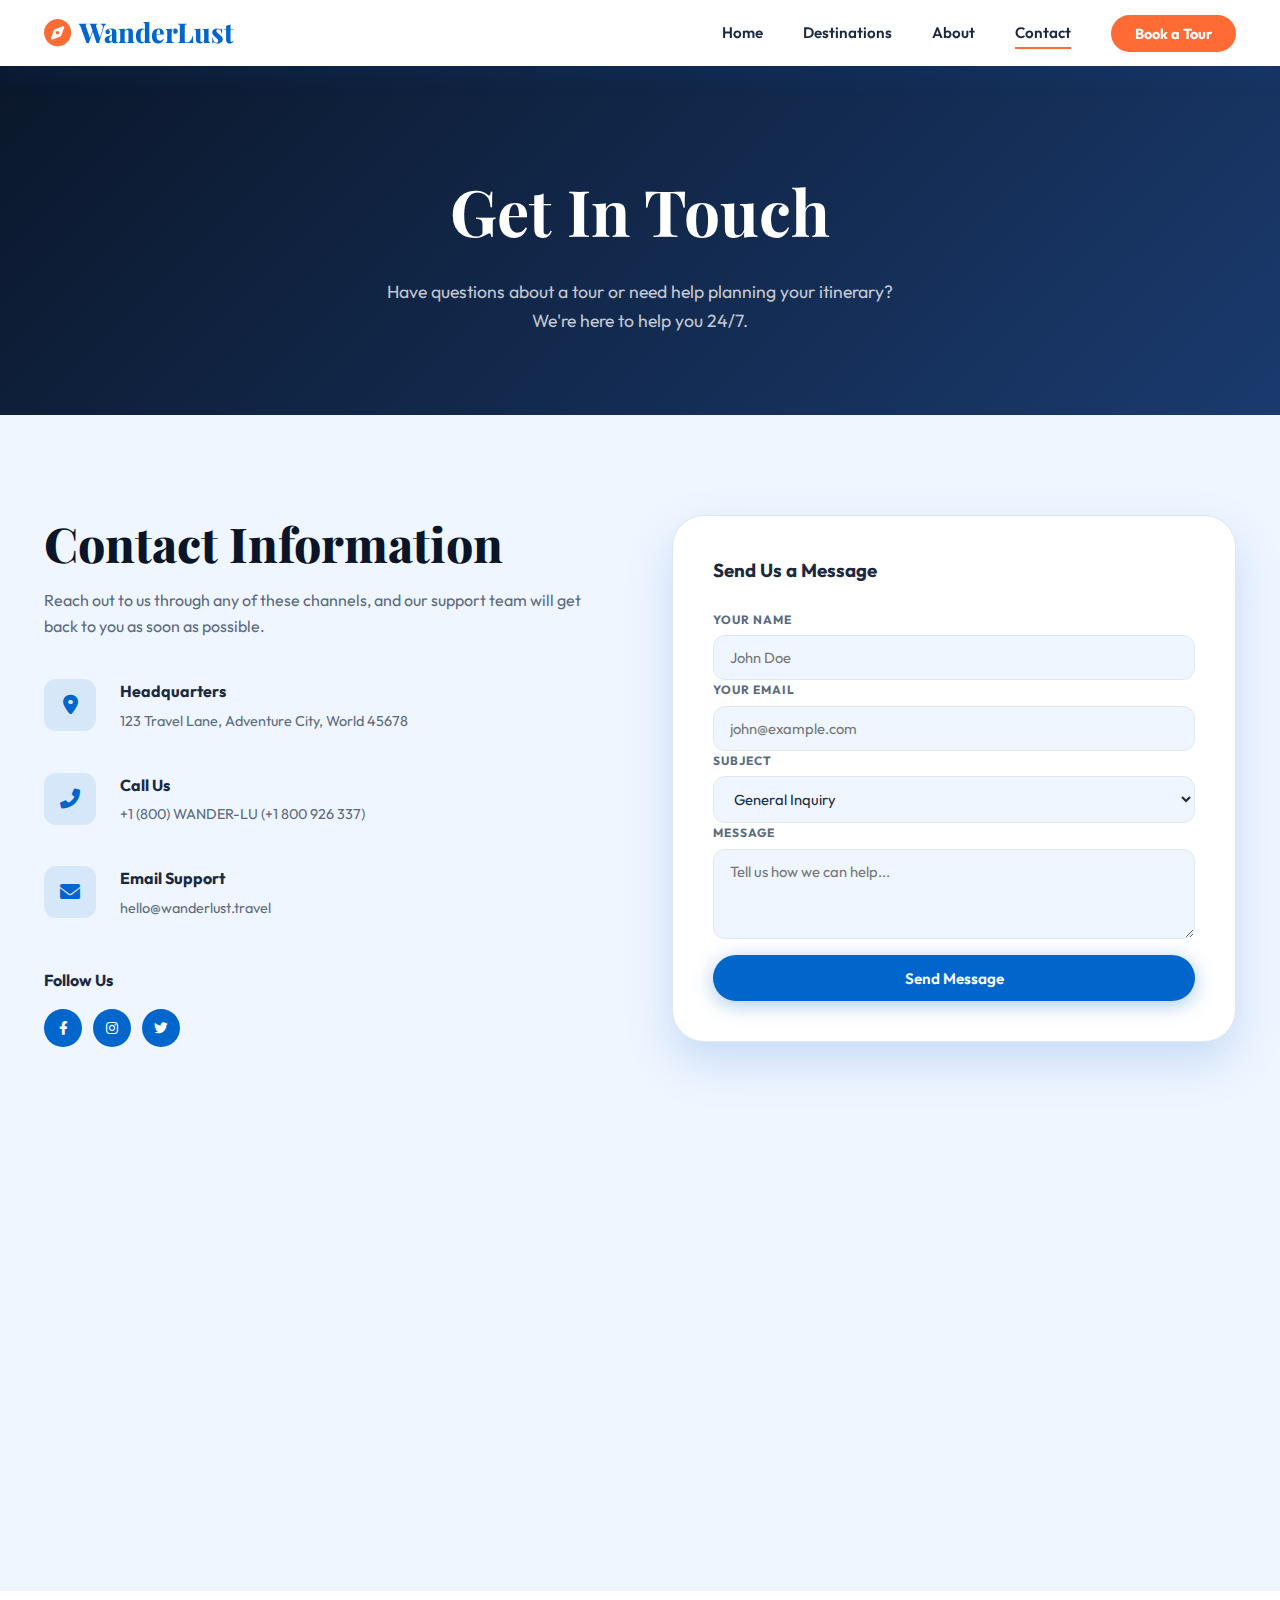
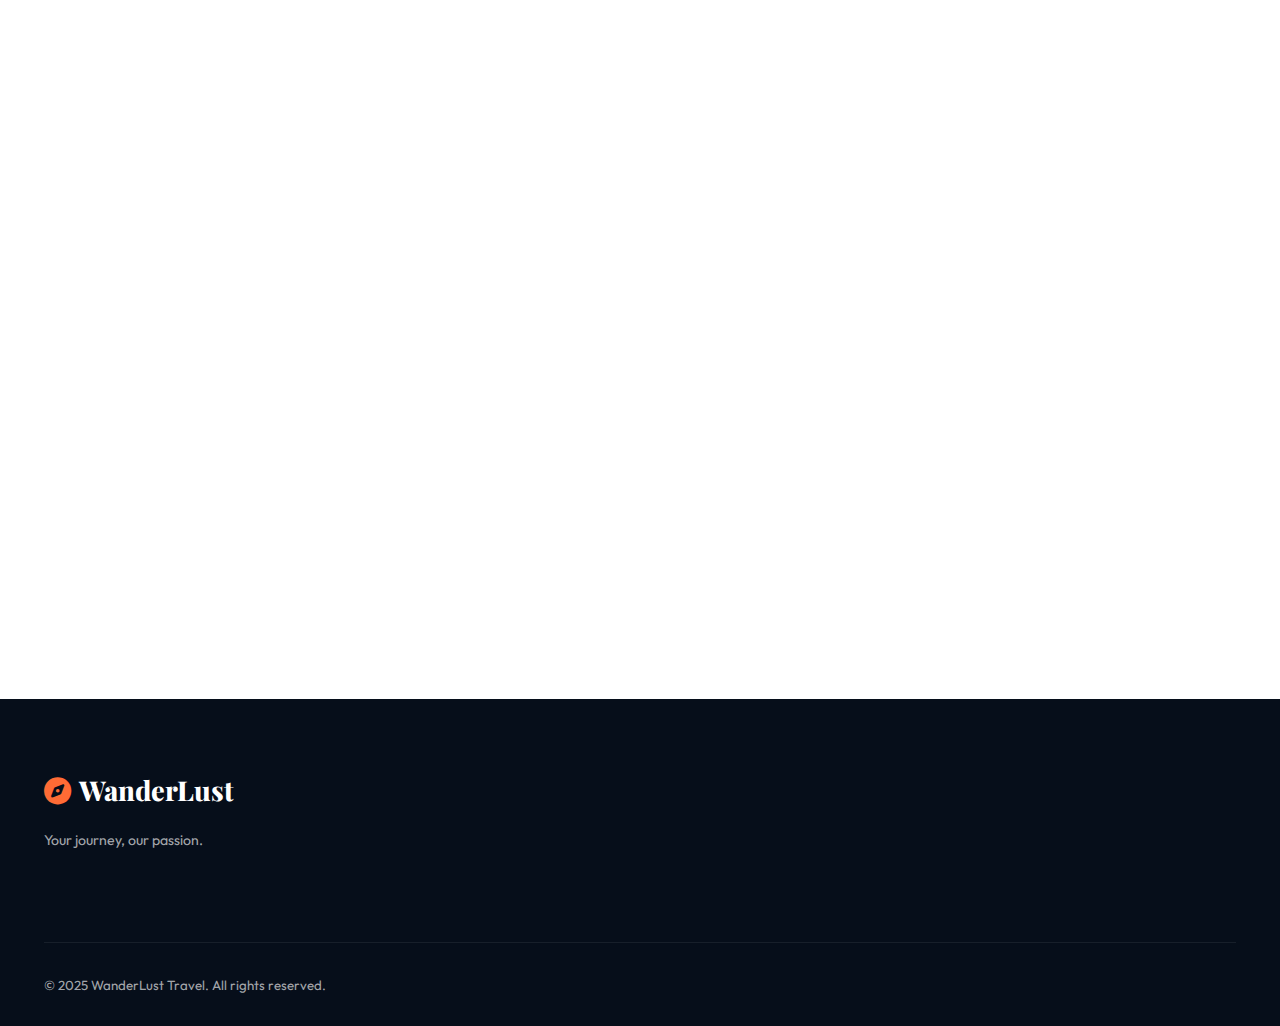
<file: WanderLust/contact.html>
<!DOCTYPE html>
<html lang="en">

<head>
    <meta charset="UTF-8">
    <meta name="viewport" content="width=device-width, initial-scale=1.0">
    <title>Contact Us | WanderLust Travel</title>
    <link rel="stylesheet" href="https://cdnjs.cloudflare.com/ajax/libs/font-awesome/6.0.0/css/all.min.css">
    <link rel="stylesheet" href="css/style.css">
</head>

<body>
    <header class="scrolled">
        <div class="container">
            <nav class="navbar">
                <a href="index.html" class="logo"><i class="fas fa-compass"></i> WanderLust</a>
                <ul class="nav-links">
                    <li><a href="index.html" class="nav-link">Home</a></li>
                    <li><a href="destinations.html" class="nav-link">Destinations</a></li>
                    <li><a href="about.html" class="nav-link">About</a></li>
                    <li><a href="contact.html" class="nav-link active">Contact</a></li>
                    <li><a href="destinations.html" class="btn-book">Book a Tour</a></li>
                </ul>
                <button class="menu-toggle"><i class="fas fa-bars"></i></button>
            </nav>
        </div>
    </header>

    <section class="page-hero">
        <div class="page-hero-content">
            <h1>Get In Touch</h1>
            <p>Have questions about a tour or need help planning your itinerary? We're here to help you 24/7.</p>
        </div>
    </section>

    <section class="section">
        <div class="container">
            <div class="contact-grid">
                <div class="reveal">
                    <h2 class="section-title" style="text-align: left;">Contact Information</h2>
                    <p style="margin-bottom: 2.5rem; color: var(--muted);">Reach out to us through any of these
                        channels, and our support team will get back to you as soon as possible.</p>

                    <div class="contact-info-item">
                        <div class="contact-icon"><i class="fas fa-map-marker-alt"></i></div>
                        <div class="contact-text">
                            <h4>Headquarters</h4>
                            <p>123 Travel Lane, Adventure City, World 45678</p>
                        </div>
                    </div>

                    <div class="contact-info-item">
                        <div class="contact-icon"><i class="fas fa-phone-alt"></i></div>
                        <div class="contact-text">
                            <h4>Call Us</h4>
                            <p>+1 (800) WANDER-LU (+1 800 926 337)</p>
                        </div>
                    </div>

                    <div class="contact-info-item">
                        <div class="contact-icon"><i class="fas fa-envelope"></i></div>
                        <div class="contact-text">
                            <h4>Email Support</h4>
                            <p>hello@wanderlust.travel</p>
                        </div>
                    </div>

                    <div style="margin-top: 3rem;">
                        <h4 style="margin-bottom: 1rem;">Follow Us</h4>
                        <div class="footer-socials">
                            <a href="#" style="background: var(--primary); color: white;"><i
                                    class="fab fa-facebook-f"></i></a>
                            <a href="#" style="background: var(--primary); color: white;"><i
                                    class="fab fa-instagram"></i></a>
                            <a href="#" style="background: var(--primary); color: white;"><i
                                    class="fab fa-twitter"></i></a>
                        </div>
                    </div>
                </div>

                <div class="contact-form-card reveal">
                    <h3 style="margin-bottom: 1.5rem;">Send Us a Message</h3>
                    <form id="contact-form">
                        <div class="form-group">
                            <label>Your Name</label>
                            <input type="text" placeholder="John Doe" required>
                        </div>
                        <div class="form-group">
                            <label>Your Email</label>
                            <input type="email" placeholder="john@example.com" required>
                        </div>
                        <div class="form-group">
                            <label>Subject</label>
                            <select>
                                <option>General Inquiry</option>
                                <option>Booking Support</option>
                                <option>Cancellation</option>
                                <option>Partnership</option>
                            </select>
                        </div>
                        <div class="form-group">
                            <label>Message</label>
                            <textarea placeholder="Tell us how we can help..." required></textarea>
                        </div>
                        <button type="submit" class="btn btn-primary" style="width: 100%; margin-top: 1rem;">Send
                            Message</button>
                    </form>
                </div>
            </div>

            <div class="map-embed reveal">
                <iframe
                    src="https://www.google.com/maps/embed?pb=!1m18!1m12!1m3!1d158857.7281066703!2d-0.24168144921176335!3d51.5287718408761!2m3!1f0!2f0!3f0!3m2!1i1024!2i768!4f13.1!3m3!1m2!1s0x47d8a00baf21de75%3A0x52963a5addd52a99!2sLondon!5e0!3m2!1sen!2suk!4v1645532520000!5m2!1sen!2suk"
                    allowfullscreen="" loading="lazy"></iframe>
            </div>
        </div>
    </section>

    <section class="section" id="faq" style="background: var(--white);">
        <div class="container">
            <div class="text-center reveal">
                <span class="section-tag">Common Questions</span>
                <h2 class="section-title">Frequently Asked Questions</h2>
                <p class="section-sub">Quick answers to common questions about our tours and booking process.</p>
            </div>
            <div class="faq-list reveal" style="max-width: 800px; margin: 0 auto;">
                <div class="faq-item">
                    <div class="faq-question">
                        <span>How do I book a tour?</span>
                        <i class="fas fa-chevron-down"></i>
                    </div>
                    <div class="faq-answer">
                        <p>Simply choose your destination, select a date on the tour page, and fill out the booking
                            form. We'll contact you to finalize the payment and details.</p>
                    </div>
                </div>
                <div class="faq-item">
                    <div class="faq-question">
                        <span>Are flights included in the price?</span>
                        <i class="fas fa-chevron-down"></i>
                    </div>
                    <div class="faq-answer">
                        <p>Most of our premium packages include economy return flights. Check the "Inclusions" tab on
                            the specific tour page for details.</p>
                    </div>
                </div>
                <div class="faq-item">
                    <div class="faq-question">
                        <span>Can I customize my itinerary?</span>
                        <i class="fas fa-chevron-down"></i>
                    </div>
                    <div class="faq-answer">
                        <p>Yes, we offer private and customized tours. Contact our design team through the form above to
                            start planning your unique journey.</p>
                    </div>
                </div>
                <div class="faq-item">
                    <div class="faq-question">
                        <span>What is your cancellation policy?</span>
                        <i class="fas fa-chevron-down"></i>
                    </div>
                    <div class="faq-answer">
                        <p>Cancellations made 90 days before departure are eligible for a full refund. Please see our
                            full terms for late cancellation details.</p>
                    </div>
                </div>
            </div>
        </div>
    </section>

    <footer>
        <div class="container">
            <div class="footer-grid">
                <div class="footer-brand">
                    <a href="index.html" class="logo"><i class="fas fa-compass"></i> WanderLust</a>
                    <p>Your journey, our passion.</p>
                </div>
                <!-- ... rest of footer ... -->
            </div>
            <div class="footer-bottom">
                &copy; 2025 WanderLust Travel. All rights reserved.
            </div>
        </div>
    </footer>

    <script src="js/script.js"></script>
</body>

</html>
</file>
<file: WanderLust/css/style.css>
@import url('https://fonts.googleapis.com/css2?family=Outfit:wght@300;400;500;600;700;800&family=Playfair+Display:wght@700;800&display=swap');

/* ================================
   DESIGN TOKENS
================================ */
:root {
  --primary: #0066cc;
  --primary-hover: #0052a3;
  --secondary: #ff6b35;
  --accent: #ffd166;
  --dark: #0a1628;
  --darker: #060e1a;
  --bg: #f0f6ff;
  --card-bg: #ffffff;
  --text: #1a2940;
  --muted: #5a6a80;
  --border: #dce8f5;
  --white: #ffffff;
  --success: #22c55e;
  --radius-sm: 6px;
  --radius-md: 12px;
  --radius-lg: 20px;
  --radius-xl: 32px;
  --radius-full: 9999px;
  --shadow-sm: 0 2px 8px rgba(0,102,204,0.08);
  --shadow-md: 0 8px 24px rgba(0,102,204,0.12);
  --shadow-lg: 0 20px 48px rgba(0,102,204,0.18);
  --transition: 0.3s ease;
}

/* RESET */
*, *::before, *::after { margin: 0; padding: 0; box-sizing: border-box; }
html { scroll-behavior: smooth; }
body { font-family: 'Outfit', sans-serif; background: var(--bg); color: var(--text); line-height: 1.6; overflow-x: hidden; }
a { text-decoration: none; color: inherit; transition: var(--transition); }
ul { list-style: none; }
img { max-width: 100%; display: block; }
button { cursor: pointer; border: none; outline: none; background: none; font-family: inherit; }
input, textarea, select { font-family: inherit; outline: none; }

/* UTILITIES */
.container { max-width: 1240px; margin: 0 auto; padding: 0 1.5rem; width: 100%; }
.section { padding: 100px 0; }
.section-sm { padding: 60px 0; }
.text-center { text-align: center; }
.flex { display: flex; align-items: center; }
.flex-between { display: flex; align-items: center; justify-content: space-between; }
.flex-center { display: flex; align-items: center; justify-content: center; }
.grid { display: grid; }

.section-tag {
  display: inline-block;
  background: rgba(0,102,204,0.1);
  color: var(--primary);
  font-weight: 700;
  font-size: 0.78rem;
  letter-spacing: 2px;
  text-transform: uppercase;
  padding: 0.4rem 1rem;
  border-radius: var(--radius-full);
  margin-bottom: 1rem;
}

.section-title {
  font-family: 'Playfair Display', serif;
  font-size: clamp(2rem, 5vw, 3rem);
  font-weight: 800;
  line-height: 1.2;
  color: var(--dark);
  margin-bottom: 1rem;
}

.section-sub {
  font-size: 1.05rem;
  color: var(--muted);
  max-width: 580px;
  margin: 0 auto 3rem;
  line-height: 1.8;
}

/* BUTTONS */
.btn {
  display: inline-flex;
  align-items: center;
  justify-content: center;
  gap: 0.5rem;
  padding: 0.85rem 2rem;
  border-radius: var(--radius-full);
  font-weight: 600;
  font-size: 0.95rem;
  transition: var(--transition);
  white-space: nowrap;
}
.btn-primary { background: var(--primary); color: var(--white); box-shadow: 0 4px 20px rgba(0,102,204,0.35); }
.btn-primary:hover { background: var(--primary-hover); transform: translateY(-2px); box-shadow: 0 8px 30px rgba(0,102,204,0.4); }
.btn-secondary { background: var(--secondary); color: var(--white); box-shadow: 0 4px 20px rgba(255,107,53,0.35); }
.btn-secondary:hover { transform: translateY(-2px); box-shadow: 0 8px 30px rgba(255,107,53,0.4); }
.btn-outline { border: 2px solid rgba(255,255,255,0.6); color: var(--white); }
.btn-outline:hover { background: rgba(255,255,255,0.15); }
.btn-ghost { background: rgba(0,102,204,0.08); color: var(--primary); }
.btn-ghost:hover { background: rgba(0,102,204,0.16); }
.btn-sm { padding: 0.5rem 1.25rem; font-size: 0.85rem; }
.btn-lg { padding: 1.1rem 2.5rem; font-size: 1.05rem; }

/* HEADER */
header {
  position: fixed;
  top: 0; left: 0; right: 0;
  z-index: 999;
  transition: var(--transition);
  padding: 1.2rem 0;
}
header.scrolled { background: var(--white); box-shadow: var(--shadow-md); padding: 0.7rem 0; }
.home-page header:not(.scrolled) { color: var(--white); }
.home-page header:not(.scrolled) .logo { color: var(--white); }
.home-page header:not(.scrolled) .nav-link { color: rgba(255,255,255,0.9); }
header.scrolled .nav-link { color: var(--text); }
header.scrolled .logo { color: var(--primary); }

nav.navbar { display: flex; justify-content: space-between; align-items: center; }

.logo {
  font-family: 'Playfair Display', serif;
  font-size: 1.7rem;
  font-weight: 800;
  color: var(--primary);
  display: flex;
  align-items: center;
  gap: 0.5rem;
}
.logo i { color: var(--secondary); }

.nav-links { display: flex; align-items: center; gap: 2.5rem; }
.nav-link { font-weight: 600; font-size: 0.95rem; color: var(--text); position: relative; padding: 0.3rem 0; }
.nav-link::after { content: ''; position: absolute; bottom: -2px; left: 0; width: 0; height: 2px; background: var(--secondary); transition: var(--transition); }
.nav-link:hover::after, .nav-link.active::after { width: 100%; }
.nav-link.active { color: var(--secondary); }

.btn-book { background: var(--primary); color: var(--white) !important; padding: 0.6rem 1.5rem; border-radius: var(--radius-full); font-weight: 700; font-size: 0.9rem; }
.btn-book:hover { background: var(--primary-hover); transform: translateY(-1px); }
header.scrolled .btn-book { background: var(--secondary); }

.menu-toggle { display: none; font-size: 1.5rem; color: var(--text); }
.home-page header:not(.scrolled) .menu-toggle { color: var(--white); }

/* HERO */
.hero {
  min-height: 100vh;
  position: relative;
  display: flex;
  align-items: center;
  overflow: hidden;
  background: linear-gradient(135deg, #0a1628, #1a4080);
}
.hero-bg {
  position: absolute; inset: 0;
  background: url('https://images.unsplash.com/photo-1506905925346-21bda4d32df4?q=80&w=2070') center/cover;
  opacity: 0.25;
  animation: slowZoom 20s ease infinite alternate;
}
@keyframes slowZoom { to { transform: scale(1.1); } }
.hero-overlay { position: absolute; inset: 0; background: linear-gradient(to bottom, rgba(10,22,40,0.5), rgba(10,22,40,0.3) 50%, rgba(10,22,40,0.7)); }

.hero-content {
  position: relative; z-index: 2;
  padding: 140px 0 80px;
  text-align: center;
  max-width: 900px;
  margin: 0 auto;
}

.hero-badge {
  display: inline-flex;
  align-items: center;
  gap: 0.5rem;
  background: rgba(255,107,53,0.2);
  border: 1px solid rgba(255,107,53,0.4);
  color: var(--accent);
  font-size: 0.85rem;
  font-weight: 700;
  padding: 0.5rem 1.2rem;
  border-radius: var(--radius-full);
  margin-bottom: 2rem;
  animation: fadeUp 0.8s ease;
}
.hero h1 {
  font-family: 'Playfair Display', serif;
  font-size: clamp(3rem, 8vw, 5.5rem);
  font-weight: 800;
  color: var(--white);
  line-height: 1.1;
  margin-bottom: 1.5rem;
  animation: fadeUp 0.9s ease 0.2s both;
}
.hero h1 span { color: var(--secondary); }
.hero p { font-size: clamp(1rem, 2.5vw, 1.25rem); color: rgba(255,255,255,0.85); max-width: 600px; margin: 0 auto 3rem; animation: fadeUp 0.9s ease 0.4s both; }

.hero-actions { display: flex; align-items: center; justify-content: center; gap: 1.2rem; flex-wrap: wrap; animation: fadeUp 0.9s ease 0.6s both; }

@keyframes fadeUp { from { opacity: 0; transform: translateY(30px); } to { opacity: 1; transform: translateY(0); } }

/* Search Card */
.hero-search { margin-top: 3rem; animation: fadeUp 0.9s ease 0.8s both; }
.search-card {
  background: var(--white);
  border-radius: var(--radius-xl);
  padding: 1.5rem;
  box-shadow: 0 30px 80px rgba(0,0,0,0.3);
  display: grid;
  grid-template-columns: 1fr 1fr 1fr auto;
  gap: 1rem;
  align-items: end;
}
.search-field { display: flex; flex-direction: column; gap: 0.4rem; }
.search-field label { font-size: 0.75rem; font-weight: 700; color: var(--muted); text-transform: uppercase; letter-spacing: 1px; }
.search-field input, .search-field select { padding: 0.75rem 1rem; border: 1.5px solid var(--border); border-radius: var(--radius-md); font-size: 0.95rem; color: var(--text); background: var(--bg); transition: var(--transition); }
.search-field input:focus, .search-field select:focus { border-color: var(--primary); }

/* Hero Stats */
.hero-stats { display: flex; justify-content: center; gap: 3rem; margin-top: 4rem; animation: fadeUp 0.9s ease 1s both; }
.stat-item { text-align: center; }
.stat-num { font-family: 'Playfair Display', serif; font-size: 2.5rem; font-weight: 800; color: var(--white); line-height: 1; display: block; }
.stat-label { font-size: 0.82rem; color: rgba(255,255,255,0.6); margin-top: 0.3rem; }
.stat-divider { width: 1px; background: rgba(255,255,255,0.15); height: 60px; }
.scroll-down { position: absolute; bottom: 2rem; left: 50%; transform: translateX(-50%); color: rgba(255,255,255,0.5); font-size: 0.83rem; display: flex; flex-direction: column; align-items: center; gap: 0.5rem; animation: bounce 2s infinite; }
@keyframes bounce { 0%,100% { transform: translateX(-50%) translateY(0); } 50% { transform: translateX(-50%) translateY(8px); } }

/* DESTINATION CARDS */
.destinations-grid { display: grid; grid-template-columns: repeat(auto-fill, minmax(300px, 1fr)); gap: 2rem; }
.dest-card { position: relative; border-radius: var(--radius-lg); overflow: hidden; cursor: pointer; box-shadow: var(--shadow-md); transition: var(--transition); aspect-ratio: 3/2; background: var(--dark); }
.dest-card:hover { transform: translateY(-8px); box-shadow: var(--shadow-lg); }
.dest-card img { width: 100%; height: 100%; object-fit: cover; transition: 0.6s ease; }
.dest-card:hover img { transform: scale(1.08); }
.dest-overlay { position: absolute; inset: 0; background: linear-gradient(to top, rgba(10,22,40,0.9), rgba(10,22,40,0.1) 60%, transparent); }
.dest-info { position: absolute; bottom: 0; left: 0; right: 0; padding: 1.8rem; color: var(--white); }
.dest-tag { display: inline-block; background: var(--secondary); color: var(--white); font-size: 0.72rem; font-weight: 700; text-transform: uppercase; letter-spacing: 1px; padding: 0.25rem 0.75rem; border-radius: var(--radius-full); margin-bottom: 0.6rem; }
.dest-name { font-family: 'Playfair Display', serif; font-size: 1.5rem; font-weight: 700; margin-bottom: 0.4rem; }
.dest-meta { display: flex; justify-content: space-between; align-items: center; margin-top: 0.6rem; }
.dest-price { font-size: 1.1rem; font-weight: 700; }
.dest-price small { font-size: 0.78rem; font-weight: 400; opacity: 0.7; }
.dest-rating { display: flex; align-items: center; gap: 0.3rem; font-size: 0.88rem; }
.dest-rating i { color: var(--accent); }
.dest-action { position: absolute; top: 1.2rem; right: 1.2rem; width: 38px; height: 38px; background: rgba(255,255,255,0.12); backdrop-filter: blur(6px); border-radius: 50%; display: flex; align-items: center; justify-content: center; color: var(--white); transform: scale(0); transition: var(--transition); }
.dest-card:hover .dest-action { transform: scale(1); }

/* FEATURES */
.features-grid { display: grid; grid-template-columns: repeat(auto-fit, minmax(240px, 1fr)); gap: 2rem; }
.feature-card { background: var(--white); border-radius: var(--radius-lg); padding: 2.5rem 2rem; text-align: center; box-shadow: var(--shadow-sm); border: 1px solid var(--border); transition: var(--transition); }
.feature-card:hover { transform: translateY(-6px); box-shadow: var(--shadow-md); border-color: var(--primary); }
.feature-icon { width: 70px; height: 70px; background: linear-gradient(135deg, rgba(0,102,204,0.1), rgba(0,102,204,0.2)); border-radius: var(--radius-md); display: flex; align-items: center; justify-content: center; margin: 0 auto 1.5rem; font-size: 1.8rem; color: var(--primary); }
.feature-card h3 { font-size: 1.15rem; font-weight: 700; margin-bottom: 0.8rem; }
.feature-card p { color: var(--muted); font-size: 0.9rem; }

/* TESTIMONIALS */
.testimonials-grid { display: grid; grid-template-columns: repeat(auto-fit, minmax(280px, 1fr)); gap: 2rem; }
.test-card { background: var(--white); border-radius: var(--radius-lg); padding: 2rem; box-shadow: var(--shadow-sm); border: 1px solid var(--border); transition: var(--transition); position: relative; overflow: hidden; }
.test-card::before { content: '"'; position: absolute; top: 1rem; right: 1.5rem; font-family: 'Playfair Display', serif; font-size: 5rem; color: rgba(0,102,204,0.07); line-height: 1; }
.test-card:hover { box-shadow: var(--shadow-md); transform: translateY(-4px); }
.test-stars { color: var(--accent); margin-bottom: 1rem; font-size: 0.9rem; }
.test-text { color: var(--muted); font-size: 0.92rem; line-height: 1.8; margin-bottom: 1.5rem; font-style: italic; }
.test-author { display: flex; align-items: center; gap: 1rem; }
.test-avatar { width: 50px; height: 50px; border-radius: 50%; object-fit: cover; border: 3px solid var(--border); }
.test-name { font-weight: 700; font-size: 0.95rem; }
.test-place { color: var(--muted); font-size: 0.8rem; }

/* NEWSLETTER */
.newsletter-section { background: linear-gradient(135deg, var(--primary), #0041a0); padding: 80px 0; text-align: center; position: relative; overflow: hidden; }
.newsletter-section h2 { font-family: 'Playfair Display', serif; font-size: 2.5rem; color: var(--white); margin-bottom: 1rem; }
.newsletter-section p { color: rgba(255,255,255,0.75); margin-bottom: 2.5rem; font-size: 1.05rem; }
.newsletter-form { display: flex; max-width: 520px; margin: 0 auto; background: rgba(255,255,255,0.12); border: 1px solid rgba(255,255,255,0.2); border-radius: var(--radius-full); padding: 0.4rem 0.4rem 0.4rem 1.5rem; }
.newsletter-form input { flex: 1; background: none; border: none; color: var(--white); font-size: 0.95rem; padding: 0.5rem 0; }
.newsletter-form input::placeholder { color: rgba(255,255,255,0.55); }
.newsletter-form button { background: var(--white); color: var(--primary); font-weight: 700; padding: 0.7rem 1.8rem; border-radius: var(--radius-full); font-size: 0.9rem; transition: var(--transition); flex-shrink: 0; }
.newsletter-form button:hover { background: var(--accent); color: var(--dark); }

/* PAGE HERO (inner pages) */
.page-hero { background: linear-gradient(135deg, var(--dark), #1a3a6e); padding: 160px 0 80px; text-align: center; color: var(--white); position: relative; overflow: hidden; }
.page-hero::before { content: ''; position: absolute; inset: 0; background: url('https://images.unsplash.com/photo-1488085061387-422e29b40080?q=80&w=2031') center/cover; opacity: 0.18; }
.page-hero-content { position: relative; z-index: 1; }
.page-hero h1 { font-family: 'Playfair Display', serif; font-size: clamp(2.5rem, 6vw, 4rem); color: var(--white); margin-bottom: 1rem; }
.page-hero p { color: rgba(255,255,255,0.75); font-size: 1.1rem; max-width: 550px; margin: 0 auto; }

/* FILTER BAR */
.filters-bar { background: var(--white); border-radius: var(--radius-lg); padding: 1.5rem 2rem; box-shadow: var(--shadow-md); display: flex; gap: 1rem; flex-wrap: wrap; align-items: end; margin-bottom: 3rem; }
.filter-group { display: flex; flex-direction: column; gap: 0.3rem; flex: 1; min-width: 150px; }
.filter-group label { font-size: 0.72rem; font-weight: 700; color: var(--muted); text-transform: uppercase; letter-spacing: 1px; }
.filter-group input, .filter-group select { padding: 0.65rem 1rem; border: 1.5px solid var(--border); border-radius: var(--radius-sm); font-size: 0.9rem; color: var(--text); background: var(--bg); transition: var(--transition); }
.filter-group input:focus, .filter-group select:focus { border-color: var(--primary); }

/* TOUR DETAIL */
.tour-gallery { display: grid; grid-template-columns: 2fr 1fr; grid-template-rows: 280px 140px; gap: 0.75rem; border-radius: var(--radius-lg); overflow: hidden; }
.tour-gallery .gallery-main { grid-row: span 2; }
.tour-gallery img { width: 100%; height: 100%; object-fit: cover; cursor: pointer; transition: var(--transition); }
.tour-gallery img:hover { opacity: 0.85; }
.gallery-more { position: relative; }
.gallery-more img { filter: brightness(0.5); }
.gallery-more-label { position: absolute; inset: 0; display: flex; align-items: center; justify-content: center; font-size: 1.5rem; font-weight: 800; color: var(--white); }

.tour-layout { display: grid; grid-template-columns: 1fr 380px; gap: 3rem; margin-top: 3rem; align-items: start; }

.tabs-nav { display: flex; border-bottom: 2px solid var(--border); margin-bottom: 2rem; }
.tab-btn { padding: 0.85rem 1.8rem; font-weight: 600; font-size: 0.95rem; color: var(--muted); border-bottom: 2px solid transparent; margin-bottom: -2px; transition: var(--transition); }
.tab-btn.active { color: var(--primary); border-bottom-color: var(--primary); }
.tab-btn:hover { color: var(--primary); }
.tab-content { display: none; }
.tab-content.active { display: block; animation: fadeIn 0.4s ease; }
@keyframes fadeIn { from { opacity: 0; } to { opacity: 1; } }

.itinerary-day { border-left: 3px solid var(--border); padding-left: 1.5rem; margin-bottom: 2rem; position: relative; }
.itinerary-day::before { content: ''; position: absolute; left: -7px; top: 0.4rem; width: 14px; height: 14px; background: var(--primary); border-radius: 50%; border: 2px solid var(--white); box-shadow: 0 0 0 3px var(--primary); }
.itinerary-day h4 { font-weight: 700; color: var(--primary); margin-bottom: 0.5rem; }
.itinerary-day p { color: var(--muted); font-size: 0.9rem; }

.inclusion-list { display: grid; grid-template-columns: 1fr 1fr; gap: 0.8rem; }
.inclusion-item { display: flex; align-items: center; gap: 0.6rem; font-size: 0.92rem; }
.inclusion-item.yes i { color: var(--success); }
.inclusion-item.no { opacity: 0.5; }
.inclusion-item.no i { color: #ef4444; }

.booking-widget { background: var(--white); border-radius: var(--radius-lg); padding: 2rem; box-shadow: var(--shadow-lg); border: 1px solid var(--border); position: sticky; top: 100px; }
.booking-price { font-family: 'Playfair Display', serif; font-size: 2.5rem; font-weight: 800; color: var(--primary); margin-bottom: 0.2rem; }
.booking-price span { font-family: 'Outfit', sans-serif; font-size: 1rem; font-weight: 400; color: var(--muted); }
.booking-form { display: flex; flex-direction: column; gap: 1rem; margin-top: 1.5rem; }
.form-group { display: flex; flex-direction: column; gap: 0.4rem; }
.form-group label { font-size: 0.75rem; font-weight: 700; color: var(--muted); text-transform: uppercase; letter-spacing: 1px; }
.form-group input, .form-group select, .form-group textarea { padding: 0.75rem 1rem; border: 1.5px solid var(--border); border-radius: var(--radius-md); font-size: 0.92rem; color: var(--text); background: var(--bg); transition: var(--transition); }
.form-group input:focus, .form-group select:focus, .form-group textarea:focus { border-color: var(--primary); background: var(--white); }
.form-group textarea { resize: vertical; min-height: 90px; }

/* ABOUT */
.stats-grid { display: grid; grid-template-columns: repeat(4, 1fr); gap: 1px; background: var(--border); border-radius: var(--radius-lg); overflow: hidden; }
.stat-box { background: var(--white); text-align: center; padding: 3rem 2rem; }
.stat-box .counter { font-family: 'Playfair Display', serif; font-size: 3rem; font-weight: 800; color: var(--primary); display: block; }
.stat-box p { color: var(--muted); font-size: 0.9rem; margin-top: 0.5rem; }
.team-grid { display: grid; grid-template-columns: repeat(auto-fit, minmax(230px, 1fr)); gap: 2rem; }
.team-card { text-align: center; background: var(--white); border-radius: var(--radius-lg); overflow: hidden; box-shadow: var(--shadow-sm); border: 1px solid var(--border); transition: var(--transition); }
.team-card:hover { transform: translateY(-6px); box-shadow: var(--shadow-md); }
.team-img { width: 100%; aspect-ratio: 1; overflow: hidden; }
.team-img img { width: 100%; height: 100%; object-fit: cover; transition: var(--transition); }
.team-card:hover .team-img img { transform: scale(1.05); }
.team-info { padding: 1.5rem; }
.team-info h3 { font-weight: 700; margin-bottom: 0.3rem; }
.team-info p { color: var(--muted); font-size: 0.87rem; }
.team-social { margin-top: 1rem; display: flex; justify-content: center; gap: 0.7rem; }
.team-social a { width: 34px; height: 34px; background: var(--bg); border-radius: 50%; display: flex; align-items: center; justify-content: center; color: var(--muted); font-size: 0.82rem; transition: var(--transition); }
.team-social a:hover { background: var(--primary); color: var(--white); }

/* CONTACT */
.contact-grid { display: grid; grid-template-columns: 1fr 1fr; gap: 4rem; align-items: start; }
.contact-info-item { display: flex; gap: 1.5rem; margin-bottom: 2.5rem; }
.contact-icon { width: 52px; height: 52px; flex-shrink: 0; background: rgba(0,102,204,0.1); border-radius: var(--radius-md); display: flex; align-items: center; justify-content: center; font-size: 1.25rem; color: var(--primary); }
.contact-text h4 { font-weight: 700; margin-bottom: 0.3rem; }
.contact-text p { color: var(--muted); font-size: 0.9rem; }
.contact-form-card { background: var(--white); border-radius: var(--radius-xl); padding: 2.5rem; box-shadow: var(--shadow-lg); border: 1px solid var(--border); }
.map-embed { border-radius: var(--radius-lg); overflow: hidden; box-shadow: var(--shadow-md); margin-top: 4rem; }
.map-embed iframe { width: 100%; height: 380px; border: none; display: block; }

.faq-list { display: flex; flex-direction: column; gap: 1rem; }
.faq-item { background: var(--white); border-radius: var(--radius-md); border: 1px solid var(--border); overflow: hidden; transition: var(--transition); }
.faq-item:hover { border-color: var(--primary); }
.faq-question { padding: 1.2rem 1.5rem; display: flex; justify-content: space-between; align-items: center; cursor: pointer; font-weight: 600; font-size: 0.95rem; }
.faq-question i { transition: var(--transition); color: var(--primary); flex-shrink: 0; }
.faq-item.open .faq-question i { transform: rotate(180deg); }
.faq-answer { max-height: 0; overflow: hidden; transition: max-height 0.4s ease; color: var(--muted); font-size: 0.93rem; line-height: 1.8; }
.faq-item.open .faq-answer { max-height: 200px; padding: 0 1.5rem 1.2rem; }

/* FOOTER */
footer { background: var(--darker); color: rgba(255,255,255,0.65); padding: 70px 0 30px; }
.footer-grid { display: grid; grid-template-columns: 2fr 1fr 1fr 1fr; gap: 3rem; margin-bottom: 4rem; }
.footer-brand .logo { color: var(--white); margin-bottom: 1rem; }
.footer-brand p { font-size: 0.88rem; line-height: 1.8; max-width: 290px; margin-bottom: 1.5rem; }
.footer-socials { display: flex; gap: 0.7rem; }
.footer-socials a { width: 38px; height: 38px; background: rgba(255,255,255,0.07); border-radius: 50%; display: flex; align-items: center; justify-content: center; color: rgba(255,255,255,0.65); font-size: 0.85rem; transition: var(--transition); }
.footer-socials a:hover { background: var(--primary); color: var(--white); }
.footer-col h4 { color: var(--white); font-weight: 700; font-size: 1rem; margin-bottom: 1.5rem; }
.footer-col ul { display: flex; flex-direction: column; gap: 0.75rem; }
.footer-col li a { font-size: 0.87rem; transition: var(--transition); }
.footer-col li a:hover { color: var(--white); padding-left: 4px; }
.footer-bottom { border-top: 1px solid rgba(255,255,255,0.07); padding-top: 2rem; display: flex; justify-content: space-between; align-items: center; font-size: 0.83rem; }

/* TOAST */
.toast { position: fixed; bottom: 2rem; right: 2rem; background: var(--dark); color: var(--white); padding: 1rem 1.5rem; border-radius: var(--radius-md); box-shadow: var(--shadow-lg); z-index: 9999; display: flex; align-items: center; gap: 0.75rem; font-size: 0.95rem; max-width: 360px; animation: slideIn 0.3s ease; }
@keyframes slideIn { from { transform: translateX(100%); opacity: 0; } to { transform: translateX(0); opacity: 1; } }
.toast.success i { color: var(--success); }
.toast.error i { color: #ef4444; }

/* REVEAL */
.reveal { opacity: 0; transform: translateY(40px); transition: opacity 0.7s ease, transform 0.7s ease; }
.reveal.visible { opacity: 1; transform: translateY(0); }

/* RESPONSIVE */
@media (max-width: 1024px) {
  .footer-grid { grid-template-columns: 1fr 1fr; gap: 2.5rem; }
  .tour-layout { grid-template-columns: 1fr; }
  .booking-widget { position: static; }
  .stats-grid { grid-template-columns: repeat(2, 1fr); }
  .contact-grid { grid-template-columns: 1fr; }
}
@media (max-width: 768px) {
  header { padding: 1rem 0; }
  .nav-links { display: none; position: fixed; top: 0; right: 0; width: 80%; max-width: 320px; height: 100vh; background: var(--white); flex-direction: column; justify-content: center; gap: 2rem; box-shadow: var(--shadow-lg); z-index: 998; transition: 0.4s ease; transform: translateX(100%); }
  .nav-links.open { display: flex; transform: translateX(0); }
  .nav-link { color: var(--text) !important; font-size: 1.1rem; }
  .menu-toggle { display: block; z-index: 999; }
  .search-card { grid-template-columns: 1fr 1fr; }
  .hero-stats { gap: 2rem; flex-wrap: wrap; }
  .stat-divider { display: none; }
  .inclusion-list { grid-template-columns: 1fr; }
  .tour-gallery { grid-template-columns: 1fr; grid-template-rows: auto; }
  .tour-gallery .gallery-main { grid-row: span 1; height: 250px; }
  .tour-gallery .gallery-more, .tour-gallery .gallery-side { height: 150px; }
}
@media (max-width: 520px) {
  .section { padding: 70px 0; }
  .search-card { grid-template-columns: 1fr; }
  .hero-actions { flex-direction: column; align-items: stretch; }
  .newsletter-form { flex-direction: column; border-radius: var(--radius-lg); gap: 0.8rem; padding: 1.5rem; }
  .newsletter-form button { border-radius: var(--radius-md); width: 100%; }
  .footer-grid { grid-template-columns: 1fr; }
  .footer-bottom { flex-direction: column; gap: 0.8rem; text-align: center; }
}
</file>
